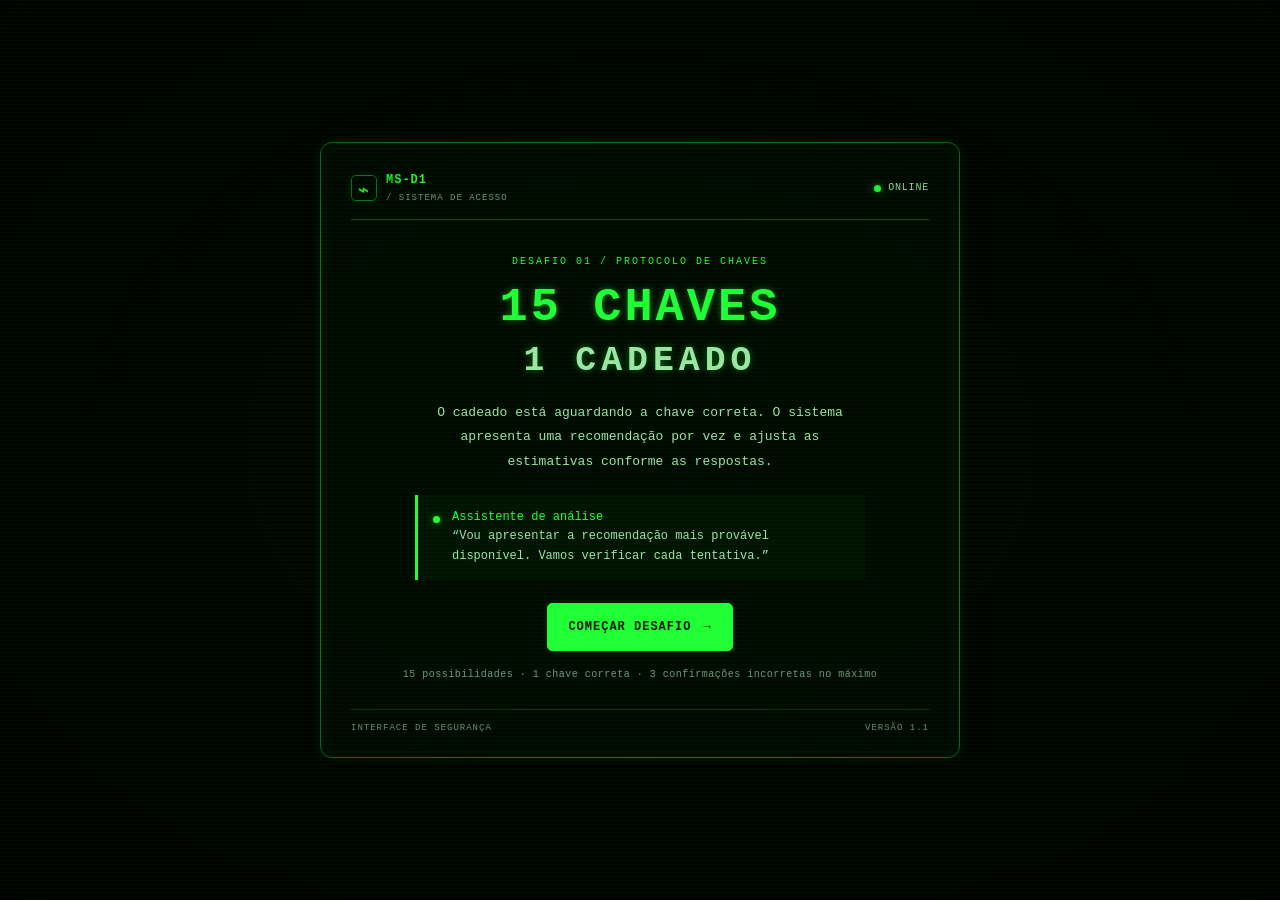
<file: PWA_Escape_Room/desafio-chaves.html>
﻿<!doctype html>
<html lang="pt-BR">
<head>
  <meta charset="utf-8">
  <meta name="viewport" content="width=device-width, initial-scale=1, viewport-fit=cover">
  <meta name="theme-color" content="#010601">
  <link rel="manifest" href="./manifest.webmanifest">
  <link rel="apple-touch-icon" href="./icons/icon-192.png">
  <meta name="apple-mobile-web-app-capable" content="yes">
  <meta name="apple-mobile-web-app-status-bar-style" content="black-translucent">
  <meta name="description" content="Desafio 1 do escape room: uma recomendação por vez para encontrar a chave correta.">
  <title>15 Chaves, 1 Cadeado — Desafio MS-D1</title>
  <link rel="icon" href="data:image/svg+xml,%3Csvg%20xmlns=%22http://www.w3.org/2000/svg%22%20viewBox=%220%200%2064%2064%22%20fill=%22none%22%3E%0A%20%20%3Ctitle%3E%C3%8Dcone%20de%20chave%3C/title%3E%0A%20%20%3Cpath%20d=%22M39.5%2011.5a17.5%2017.5%200%201%200%200%2035%2017.5%2017.5%200%200%200%200-35Z%22%20stroke=%22%2379E5D4%22%20stroke-width=%226%22/%3E%0A%20%20%3Cpath%20d=%22M27%2041%208%2060m8-8-5-5m13-3-5-5%22%20stroke=%22%2379E5D4%22%20stroke-width=%226%22%20stroke-linecap=%22round%22%20stroke-linejoin=%22round%22/%3E%0A%20%20%3Ccircle%20cx=%2239.5%22%20cy=%2229%22%20r=%225.5%22%20stroke=%22%2379E5D4%22%20stroke-width=%224%22/%3E%0A%3C/svg%3E" type="image/svg+xml">
  <style>
:root {
  color-scheme: dark;
  --bg-main: #010601;
  --bg-panel: rgba(0, 12, 0, 0.94);
  --green-primary: #20ff35;
  --green-secondary: #9be5a5;
  --green-border: #087d19;
  --green-muted: #12451a;
  --yellow-progress: #d2d52a;
  --text-muted: #719878;
  --danger: #ffc95c;
  --font-terminal: "Share Tech Mono", "Courier New", monospace;
}

* { box-sizing: border-box; }
html { min-height: 100%; background: var(--bg-main); }
body {
  min-height: 100vh;
  margin: 0;
  padding: 24px;
  display: flex;
  justify-content: center;
  align-items: center;
  color: var(--green-secondary);
  background: var(--bg-main);
  font-family: var(--font-terminal);
  font-size: 14px;
  line-height: 1.65;
  overflow-x: hidden;
  position: relative;
}
body::before {
  content: "";
  position: fixed;
  inset: 0;
  z-index: 10;
  pointer-events: none;
  background: repeating-linear-gradient(to bottom, rgba(40, 255, 55, .035) 0, rgba(40, 255, 55, .035) 1px, transparent 1px, transparent 4px);
  opacity: .8;
}
body::after {
  content: "";
  position: fixed;
  inset: 0;
  z-index: 9;
  pointer-events: none;
  background: radial-gradient(ellipse at center, transparent 43%, rgba(0, 0, 0, .52) 100%);
}
button { font: inherit; }
[hidden] { display: none !important; }
.stage { width: min(100%, 630px); position: relative; z-index: 1; margin: auto; }
.terminal-panel {
  width: 100%;
  position: relative;
  padding: 20px 28px 16px;
  background: var(--bg-panel);
  border: 1px solid var(--green-border);
  border-radius: 12px;
  box-shadow: 0 0 10px rgba(32, 255, 53, .12), inset 0 0 30px rgba(32, 255, 53, .025);
  overflow: hidden;
}
.terminal-panel::before { content: ""; pointer-events: none; position: absolute; inset: 5px; border: 1px solid rgba(32, 255, 53, .055); border-radius: 7px; }
.panel-topline, .panel-bottomline { display: flex; justify-content: space-between; align-items: center; gap: 12px; }
.panel-topline { min-height: 28px; padding-bottom: 13px; border-bottom: 1px solid rgba(8, 125, 25, .6); }
.brand { display: flex; align-items: center; gap: 9px; color: var(--green-primary); font-size: 12px; letter-spacing: 1px; font-weight: 700; }
.brand small { display: block; color: var(--text-muted); font-size: 9px; letter-spacing: 1px; font-weight: 400; }
.brand-mark { display: grid; place-items: center; width: 26px; height: 26px; border: 1px solid var(--green-border); border-radius: 5px; font-size: 19px; box-shadow: 0 0 8px rgba(32,255,53,.1); }
.system-state { display: inline-flex; align-items: center; gap: 7px; color: var(--green-secondary); font-size: 10px; letter-spacing: .8px; white-space: nowrap; }
.status-dot, .assistant-dot { width: 7px; height: 7px; display: inline-block; flex: 0 0 auto; border-radius: 50%; background: var(--green-primary); box-shadow: 0 0 7px rgba(32,255,53,.55); }
.welcome-content, .recommendation-content, .result-content { position: relative; z-index: 1; text-align: center; }
.welcome-content { padding: 34px 10px 25px; }
.eyebrow { margin: 0 0 12px; color: var(--green-primary); font-size: 10px; letter-spacing: 2px; text-transform: uppercase; }
h1, h2, h3, p { overflow-wrap: anywhere; }
.welcome-content h1 { margin: 0; color: var(--green-primary); font-size: clamp(32px, 7vw, 47px); letter-spacing: 3px; line-height: 1.12; text-shadow: 0 0 7px rgba(32,255,53,.4); }
.title-break { display: block; color: var(--green-secondary); font-size: .74em; margin-top: 7px; letter-spacing: 5px; }
.intro-copy { max-width: 430px; margin: 20px auto 18px; color: var(--green-secondary); font-size: 13px; line-height: 1.9; }
.assistant-line { display: flex; align-items: flex-start; gap: 12px; margin: 20px auto 23px; padding: 13px 15px; max-width: 450px; text-align: left; border-left: 3px solid var(--green-primary); background: rgba(32,255,53,.035); }
.assistant-dot { margin-top: 8px; }
.assistant-line p { margin: 0; font-size: 12px; }
.assistant-line strong { color: var(--green-primary); font-weight: 400; }
.button { min-height: 46px; padding: 11px 17px; display: inline-flex; align-items: center; justify-content: center; gap: 12px; border-radius: 5px; cursor: pointer; text-align: center; letter-spacing: 1px; font-size: 12px; transition: background 160ms ease, box-shadow 160ms ease, border-color 160ms ease, color 160ms ease, transform 160ms ease; }
.button:focus-visible { outline: 2px dashed var(--green-primary); outline-offset: 4px; }
.button-primary { color: #001901; background: var(--green-primary); border: 1px solid var(--green-primary); box-shadow: 0 0 10px rgba(32,255,53,.12); font-weight: 700; }
.button-primary:hover:not(:disabled) { background: #83ff8c; box-shadow: 0 0 16px rgba(32,255,53,.25); transform: translateY(-1px); }
.button-secondary { color: var(--green-secondary); background: rgba(0,12,0,.55); border: 1px solid var(--green-border); }
.button-secondary:hover:not(:disabled) { color: var(--green-primary); border-color: var(--green-primary); background: rgba(32,255,53,.07); }
.button:disabled { opacity: .55; cursor: not-allowed; }
.fine-print { margin: 16px 0 0; color: var(--text-muted); font-size: 10px; letter-spacing: .5px; }
.panel-bottomline { position: relative; z-index: 1; padding-top: 12px; border-top: 1px solid rgba(8,125,25,.42); color: var(--text-muted); font-size: 9px; letter-spacing: 1px; }
.recommendation-content { padding: 25px 6px 20px; }
.recommendation-content > .eyebrow { margin-bottom: 6px; }
.recommendation-content h1 { margin: 0; color: var(--green-primary); font-size: clamp(21px, 5vw, 28px); font-weight: 700; letter-spacing: 1px; line-height: 1.4; text-shadow: 0 0 8px rgba(32,255,53,.22); }
.single-key-display { margin: 18px auto 17px; width: 100%; display: flex; flex-direction: column; align-items: center; justify-content: center; }
.key-visual-wrap { display: grid; place-items: center; width: 104px; height: 104px; border: 1px solid var(--green-border); border-radius: 50%; background: rgba(8,125,25,.075); box-shadow: inset 0 0 20px rgba(32,255,53,.04), 0 0 14px rgba(32,255,53,.055); }
.key-icon { display: block; width: 57px; height: 57px; object-fit: contain; filter: brightness(0) saturate(100%) invert(75%) sepia(87%) saturate(1144%) hue-rotate(64deg) brightness(103%) contrast(105%); }
.key-label { margin-top: 12px; color: var(--green-primary); font-size: clamp(21px, 5vw, 28px); font-weight: 700; letter-spacing: 3px; text-shadow: 0 0 7px rgba(32,255,53,.25); }
.key-caption { margin: 2px 0 0; color: var(--text-muted); font-size: 9px; letter-spacing: 2px; }
.probability-section { max-width: 390px; margin: 0 auto 15px; text-align: left; }
.probability-heading { display: flex; justify-content: space-between; align-items: baseline; gap: 12px; margin-bottom: 7px; color: var(--green-secondary); font-size: 10px; letter-spacing: 1px; }
.probability-heading strong { color: var(--green-primary); font-size: 18px; font-variant-numeric: tabular-nums; letter-spacing: .5px; }
.probability-track { position: relative; width: 100%; height: 8px; display: block; overflow: visible; border-radius: 2px; background: #073b0d; transition: transform 180ms ease, box-shadow 180ms ease, background 180ms ease; }
.probability-fill { display: block; width: 0%; height: 100%; min-width: 2px; border-radius: inherit; background: var(--green-primary); box-shadow: 0 0 6px rgba(32,255,53,.22); transition: width 320ms ease, background 180ms ease; }
.probability-track.is-high-probability { background: rgba(210,213,42,.2); box-shadow: 0 0 10px rgba(210,213,42,.15); }
.probability-track.is-high-probability .probability-fill { background: var(--yellow-progress); box-shadow: 0 0 8px rgba(210,213,42,.34); }
.recommendation-copy { margin: 17px 0 20px; color: var(--green-secondary); font-size: 13px; }
.question { margin: 0 0 14px; color: var(--green-primary); font-size: 15px; font-weight: 400; letter-spacing: .4px; }
.answer-buttons { display: grid; grid-template-columns: 1fr 1.3fr; gap: 10px; max-width: 430px; margin: 0 auto; }
.answer-button { width: 100%; min-height: 47px; font-size: 11px; padding: 10px 12px; }
.answer-mark { font-size: 15px; }
.feedback { min-height: 43px; max-width: 440px; margin: 16px auto 0; padding: 10px 12px; color: var(--green-secondary); font-size: 11px; line-height: 1.6; background: rgba(0,12,0,.4); border: 1px solid rgba(8,125,25,.55); border-left: 3px solid var(--green-border); text-align: left; }
.feedback.is-error { color: #f3df9c; border-left-color: var(--yellow-progress); }
.feedback.is-success { color: var(--green-primary); border-left-color: var(--green-primary); }
.attempt-line { display: flex; justify-content: center; align-items: center; flex-wrap: wrap; gap: 8px; margin-top: 13px; color: var(--text-muted); font-size: 10px; letter-spacing: .6px; }
.attempt-line strong { color: var(--green-secondary); font-weight: 400; }
.attempt-divider { color: var(--green-border); }
.result-content { padding: 33px 7px 28px; }
.result-symbol { width: 68px; height: 68px; display: grid; place-items: center; margin: 5px auto 17px; border: 1px solid var(--green-primary); border-radius: 50%; color: var(--green-primary); font-size: 34px; text-shadow: 0 0 10px rgba(32,255,53,.4); box-shadow: 0 0 14px rgba(32,255,53,.08); }
.result-content h2 { margin: 0; color: var(--green-primary); font-size: clamp(23px, 5vw, 30px); }
.result-description { max-width: 420px; margin: 12px auto 20px; color: var(--green-secondary); font-size: 13px; }
.clue-box { max-width: 430px; margin: 18px auto 22px; padding: 16px; border: 1px solid var(--green-border); background: rgba(32,255,53,.035); text-align: left; }
.clue-box .eyebrow { margin-bottom: 5px; }
.clue-box h3 { margin: 0 0 5px; color: var(--green-primary); font-size: 15px; }
.clue-box p:last-child { margin: 0; font-size: 12px; }
#restart-button { margin-top: 4px; }
@media (max-width: 560px) {
  body { padding: 12px; align-items: center; }
  .terminal-panel { padding: 15px 15px 13px; border-radius: 9px; }
  .panel-topline { align-items: flex-start; }
  .brand { font-size: 10px; }
  .brand small { font-size: 8px; }
  .system-state { font-size: 8px; letter-spacing: .3px; }
  .welcome-content { padding: 27px 3px 21px; }
  .welcome-content h1 { letter-spacing: 2px; }
  .title-break { letter-spacing: 3px; }
  .recommendation-content { padding: 21px 1px 17px; }
  .key-visual-wrap { width: 88px; height: 88px; }
  .key-icon { width: 48px; height: 48px; }
  .answer-buttons { grid-template-columns: 1fr; gap: 8px; }
  .answer-button { min-height: 43px; }
  .panel-bottomline { font-size: 8px; }
}
@media (prefers-reduced-motion: reduce) {
  *, *::before, *::after { scroll-behavior: auto !important; animation-duration: .01ms !important; animation-iteration-count: 1 !important; transition-duration: .01ms !important; }
}

/* =====================================================
   10. RESPONSIVIDADE E INTERAÇÃO POR TOQUE
   Regras adicionais para celulares, tablets e orientação
   horizontal. Mantém o tema CRT e evita conteúdo cortado.
   ===================================================== */

html {
  width: 100%;
  overflow-x: clip;
  -webkit-text-size-adjust: 100%;
  text-size-adjust: 100%;
  scroll-padding-block: 1rem;
}

body {
  width: 100%;
  min-height: 100vh;
  min-height: 100dvh;
  padding: clamp(12px, 2.8vw, 28px);
  overflow-x: clip;
  -webkit-tap-highlight-color: transparent;
}

.stage {
  width: min(100%, 640px);
  min-width: 0;
}

.terminal-panel {
  min-width: 0;
  padding: clamp(16px, 3.2vw, 28px) clamp(14px, 4vw, 30px) clamp(14px, 2.6vw, 22px);
  overflow-wrap: anywhere;
}

.panel-topline,
.panel-bottomline,
.brand,
.system-state,
.probability-heading,
.attempt-line {
  min-width: 0;
}

.brand,
.system-state,
.eyebrow,
.probability-heading > span,
.attempt-line > span {
  overflow-wrap: anywhere;
}

button,
.button {
  max-width: 100%;
  touch-action: manipulation;
  -webkit-tap-highlight-color: transparent;
}

.button {
  min-height: 48px;
  padding: 12px clamp(12px, 2.4vw, 20px);
  white-space: normal;
  line-height: 1.35;
}

.answer-buttons {
  width: 100%;
  grid-template-columns: repeat(2, minmax(0, 1fr));
  gap: clamp(8px, 1.8vw, 12px);
}

.answer-button {
  min-width: 0;
  min-height: 52px;
  padding: 12px clamp(9px, 1.8vw, 15px);
  font-size: clamp(11px, 1.55vw, 13px);
  line-height: 1.35;
  overflow-wrap: anywhere;
  letter-spacing: clamp(0px, .12vw, .8px);
}

.single-key-display,
.probability-section,
.recommendation-content,
.result-content,
.welcome-content {
  min-width: 0;
}

.key-visual-wrap {
  width: clamp(84px, 15vw, 108px);
  height: clamp(84px, 15vw, 108px);
}

.key-icon {
  width: clamp(46px, 8vw, 60px);
  height: clamp(46px, 8vw, 60px);
}

.probability-section {
  width: 100%;
  max-width: 430px;
}

.probability-heading {
  flex-wrap: wrap;
  row-gap: 4px;
  font-size: clamp(10px, 1.3vw, 12px);
  line-height: 1.5;
}

.probability-heading strong {
  flex: 0 0 auto;
}

.feedback {
  width: 100%;
  font-size: clamp(12px, 1.45vw, 13px);
  overflow-wrap: anywhere;
}

.panel-bottomline {
  flex-wrap: wrap;
  row-gap: 6px;
  line-height: 1.5;
}

/* Tablets: aproveita a área maior sem deixar o painel exagerado. */
@media (min-width: 561px) and (max-width: 1024px) {
  body {
    padding: clamp(20px, 4vw, 36px);
  }

  .stage {
    width: min(100%, 680px);
  }

  .terminal-panel {
    border-radius: 14px;
  }

  .welcome-content {
    padding: clamp(28px, 5vw, 42px) 12px clamp(24px, 4vw, 34px);
  }

  .recommendation-content {
    padding: clamp(25px, 4vw, 34px) 8px clamp(22px, 3vw, 28px);
  }

  .answer-button {
    min-height: 54px;
    font-size: 12px;
  }
}

/* Celulares e tablets estreitos em retrato. */
@media (max-width: 560px) {
  body {
    align-items: flex-start;
    padding-top: max(10px, env(safe-area-inset-top));
    padding-right: max(10px, env(safe-area-inset-right));
    padding-bottom: max(12px, env(safe-area-inset-bottom));
    padding-left: max(10px, env(safe-area-inset-left));
  }

  .stage {
    width: 100%;
    margin: 0 auto;
  }

  .terminal-panel {
    padding: 14px 13px 12px;
    border-radius: 9px;
  }

  .panel-topline {
    flex-wrap: wrap;
    align-items: center;
    gap: 8px;
    padding-bottom: 10px;
  }

  .brand {
    flex: 1 1 145px;
    gap: 7px;
    font-size: 11px;
  }

  .brand small {
    font-size: 8px;
    letter-spacing: .7px;
  }

  .brand-mark {
    width: 25px;
    height: 25px;
    flex: 0 0 25px;
  }

  .system-state {
    flex: 0 1 auto;
    font-size: 9px;
    letter-spacing: .25px;
    white-space: normal;
    text-align: right;
  }

  .welcome-content {
    padding: 26px 2px 22px;
  }

  .eyebrow {
    font-size: 10px;
    letter-spacing: clamp(.8px, .7vw, 1.8px);
    line-height: 1.5;
  }

  .welcome-content h1 {
    font-size: clamp(28px, 9vw, 40px);
    letter-spacing: clamp(1px, .6vw, 2px);
  }

  .title-break {
    margin-top: 6px;
    letter-spacing: clamp(2px, 1vw, 4px);
  }

  .intro-copy {
    margin: 18px auto;
    font-size: 14px;
    line-height: 1.75;
  }

  .assistant-line {
    gap: 10px;
    margin: 18px auto 21px;
    padding: 12px;
  }

  .assistant-line p {
    font-size: 13px;
    line-height: 1.65;
  }

  .button {
    min-height: 50px;
    font-size: 12px;
  }

  #start-button,
  #restart-button {
    width: 100%;
  }

  .fine-print {
    font-size: 10px;
    line-height: 1.7;
  }

  .recommendation-content {
    padding: 22px 1px 18px;
  }

  .recommendation-content h1 {
    font-size: clamp(20px, 5.8vw, 26px);
    line-height: 1.35;
    letter-spacing: .4px;
  }

  .single-key-display {
    margin: 19px auto 18px;
  }

  .key-visual-wrap {
    width: clamp(82px, 25vw, 98px);
    height: clamp(82px, 25vw, 98px);
  }

  .key-icon {
    width: clamp(45px, 14vw, 54px);
    height: clamp(45px, 14vw, 54px);
  }

  .key-label {
    margin-top: 10px;
    font-size: clamp(23px, 7vw, 28px);
    letter-spacing: 2px;
  }

  .key-caption {
    font-size: 9px;
    letter-spacing: 1.5px;
  }

  .probability-section {
    margin-bottom: 17px;
  }

  .probability-heading {
    gap: 6px;
    font-size: 10px;
    letter-spacing: .4px;
  }

  .probability-heading strong {
    font-size: 19px;
  }

  .probability-track {
    height: 10px;
  }

  .recommendation-copy {
    margin: 16px 0 19px;
    font-size: 14px;
    line-height: 1.7;
  }

  .question {
    margin-bottom: 13px;
    font-size: 16px;
    line-height: 1.45;
  }

  .answer-buttons {
    grid-template-columns: minmax(0, 1fr);
    gap: 9px;
  }

  .answer-button {
    min-height: 52px;
    width: 100%;
    padding: 12px 14px;
    font-size: 12px;
    letter-spacing: .35px;
  }

  .feedback {
    min-height: 44px;
    margin-top: 14px;
    padding: 11px 12px;
    font-size: 12px;
    line-height: 1.65;
  }

  .attempt-line {
    gap: 7px;
    margin-top: 12px;
    font-size: 10px;
    letter-spacing: .25px;
  }

  .result-content {
    padding: 27px 2px 22px;
  }

  .result-symbol {
    width: 60px;
    height: 60px;
    font-size: 30px;
  }

  .result-content h2 {
    font-size: clamp(22px, 7vw, 28px);
    line-height: 1.3;
  }

  .result-description {
    font-size: 14px;
    line-height: 1.7;
  }

  .clue-box {
    padding: 13px;
  }

  .clue-box p:last-child {
    font-size: 13px;
    line-height: 1.7;
  }

  .panel-bottomline {
    font-size: 8px;
    letter-spacing: .6px;
  }
}

/* Telefones muito estreitos, por exemplo 320 px. */
@media (max-width: 360px) {
  body {
    padding-right: max(8px, env(safe-area-inset-right));
    padding-left: max(8px, env(safe-area-inset-left));
  }

  .terminal-panel {
    padding-right: 11px;
    padding-left: 11px;
  }

  .panel-topline {
    align-items: flex-start;
  }

  .brand {
    flex-basis: 100%;
  }

  .system-state {
    flex-basis: 100%;
    text-align: left;
  }

  .probability-heading > span {
    max-width: 72%;
  }

  .attempt-line {
    column-gap: 5px;
  }
}

/* Paisagem em celular/tablet: o conteúdo pode rolar, sem ser cortado verticalmente. */
@media (max-height: 560px) and (orientation: landscape) {
  body {
    align-items: flex-start;
    padding-top: max(8px, env(safe-area-inset-top));
    padding-bottom: max(8px, env(safe-area-inset-bottom));
  }

  .stage {
    margin-top: 0;
    margin-bottom: 0;
  }

  .terminal-panel {
    padding-top: 12px;
    padding-bottom: 10px;
  }

  .welcome-content {
    padding-top: 18px;
    padding-bottom: 16px;
  }

  .intro-copy {
    margin-top: 12px;
    margin-bottom: 12px;
  }

  .assistant-line {
    margin-top: 12px;
    margin-bottom: 14px;
  }

  .recommendation-content {
    padding-top: 13px;
    padding-bottom: 12px;
  }

  .single-key-display {
    margin-top: 12px;
    margin-bottom: 12px;
  }

  .key-visual-wrap {
    width: 72px;
    height: 72px;
  }

  .key-icon {
    width: 40px;
    height: 40px;
  }

  .key-label {
    margin-top: 7px;
  }

  .recommendation-copy {
    margin-top: 11px;
    margin-bottom: 12px;
  }

  .feedback {
    margin-top: 10px;
  }
}

/* Hover só em dispositivos que realmente têm cursor. */
@media (hover: none), (pointer: coarse) {
  .button-primary:hover:not(:disabled) {
    background: var(--green-primary);
    box-shadow: 0 0 10px rgba(32, 255, 53, .12);
    transform: none;
  }

  .button-secondary:hover:not(:disabled) {
    color: var(--green-secondary);
    border-color: var(--green-border);
    background: rgba(0, 12, 0, .55);
  }

  .button:active:not(:disabled) {
    transform: scale(.99);
  }
}

@media (prefers-reduced-motion: reduce) {
  body::before,
  body::after {
    transition: none !important;
  }
}


/* Botão para pular sem alterar a estimativa. */
.button-skip { color: var(--green-secondary); background: rgba(0, 12, 0, .22); border: 1px dashed var(--green-border); }
.button-skip:hover:not(:disabled) { color: var(--green-primary); border-color: var(--green-primary); background: rgba(32,255,53,.05); }
.answer-buttons { grid-template-columns: repeat(2, minmax(0, 1fr)); }
.button-skip { grid-column: 1 / -1; }
.attempt-info { margin: 12px 0 0; color: var(--yellow-progress); font-size: 11px; letter-spacing: .6px; }
@media (max-width: 560px) { .answer-buttons { grid-template-columns: minmax(0, 1fr); } .button-skip { grid-column: auto; } }
@media (hover: none), (pointer: coarse) { .button-skip:hover:not(:disabled) { color: var(--green-secondary); border-color: var(--green-border); background: rgba(0,12,0,.22); } }

  </style>
</head>
<body>
  <main class="stage">
    <section class="terminal-panel welcome-panel" id="intro-screen" aria-labelledby="intro-title">
      <header class="panel-topline">
        <div class="brand"><span class="brand-mark" aria-hidden="true">⌁</span><span>MS-D1 <small>/ SISTEMA DE ACESSO</small></span></div>
        <span class="system-state"><span class="status-dot" aria-hidden="true"></span> ONLINE</span>
      </header>

      <div class="welcome-content">
        <p class="eyebrow">DESAFIO 01 <span aria-hidden="true">/</span> PROTOCOLO DE CHAVES</p>
        <h1 id="intro-title">15 CHAVES<span class="title-break">1 CADEADO</span></h1>
        <p class="intro-copy" id="intro-copy">O cadeado está aguardando a chave correta. O sistema apresenta uma recomendação por vez e ajusta as estimativas conforme as respostas.</p>
        <div class="assistant-line"><span class="assistant-dot" aria-hidden="true"></span><p><strong>Assistente de análise</strong><br>“Vou apresentar a recomendação mais provável disponível. Vamos verificar cada tentativa.”</p></div>
        <button class="button button-primary" id="start-button" type="button">COMEÇAR DESAFIO <span aria-hidden="true">→</span></button>
        <p class="fine-print" id="intro-fine-print">15 possibilidades <span aria-hidden="true">·</span> 1 chave correta <span aria-hidden="true">·</span> 3 confirmações incorretas no máximo</p>
      </div>
      <div class="panel-bottomline"><span>INTERFACE DE SEGURANÇA</span><span>VERSÃO 1.1</span></div>
    </section>

    <section class="terminal-panel game-panel" id="game-screen" aria-labelledby="game-title" hidden>
      <header class="panel-topline">
        <div class="brand"><span class="brand-mark" aria-hidden="true">⌁</span><span>MS-D1 <small>/ SISTEMA DE ACESSO</small></span></div>
        <span class="system-state" id="connection-state"><span class="status-dot" aria-hidden="true"></span> ANÁLISE ATIVA</span>
      </header>

      <div class="recommendation-content" id="recommendation-content">
        <p class="eyebrow">RECOMENDAÇÃO DO SISTEMA</p>
        <h1 id="game-title">A IA recomenda esta chave.</h1>

        <div class="single-key-display" id="single-key-display" aria-label="Chave recomendada">
          <div class="key-visual-wrap" id="key-visual-wrap" aria-hidden="true">
            <img class="key-icon" src="data:image/svg+xml,%3Csvg%20xmlns=%22http://www.w3.org/2000/svg%22%20viewBox=%220%200%2064%2064%22%20fill=%22none%22%3E%0A%20%20%3Ctitle%3E%C3%8Dcone%20de%20chave%3C/title%3E%0A%20%20%3Cpath%20d=%22M39.5%2011.5a17.5%2017.5%200%201%200%200%2035%2017.5%2017.5%200%200%200%200-35Z%22%20stroke=%22%2379E5D4%22%20stroke-width=%226%22/%3E%0A%20%20%3Cpath%20d=%22M27%2041%208%2060m8-8-5-5m13-3-5-5%22%20stroke=%22%2379E5D4%22%20stroke-width=%226%22%20stroke-linecap=%22round%22%20stroke-linejoin=%22round%22/%3E%0A%20%20%3Ccircle%20cx=%2239.5%22%20cy=%2229%22%20r=%225.5%22%20stroke=%22%2379E5D4%22%20stroke-width=%224%22/%3E%0A%3C/svg%3E" alt="">
          </div>
          <div class="key-label">CHAVE <span id="key-number">01</span></div>
          <p class="key-caption">RECOMENDAÇÃO ATUAL</p>
        </div>

        <div class="probability-section">
          <div class="probability-heading"><span>PROBABILIDADE ESTIMADA</span><strong id="probability-value">12,0%</strong></div>
          <div class="probability-track" id="probability-track" role="progressbar" aria-label="Probabilidade estimada da chave recomendada" aria-valuemin="0" aria-valuemax="100" aria-valuenow="12" aria-valuetext="12,0%">
            <span class="probability-fill" id="probability-fill"></span>
          </div>
        </div>

        <p class="recommendation-copy" id="recommendation-copy">A IA recomenda esta chave.</p>
        <h2 class="question">Essa chave foi a correta?</h2>

        <div class="answer-buttons" id="answer-buttons">
          <button class="button button-primary answer-button" id="yes-button" type="button"><span class="answer-mark" aria-hidden="true">✓</span> SIM, ABRIU</button>
          <button class="button button-secondary answer-button" id="no-button" type="button"><span class="answer-mark" aria-hidden="true">×</span> NÃO, TENTE OUTRA</button>
          <button class="button button-skip answer-button" id="skip-button" type="button">PULAR RECOMENDAÇÃO ↷</button>
        </div>

        <p class="feedback" id="status-message" role="status" aria-live="polite" aria-atomic="true">Confira a chave recomendada e informe o resultado.</p>
        <p class="attempt-info" id="attempts-info" aria-live="polite" hidden></p>
      </div>

      <section class="result-content" id="result-panel" aria-labelledby="result-title" hidden>
        <p class="eyebrow" id="result-eyebrow">RESULTADO DO DESAFIO</p>
        <div class="result-symbol" id="result-symbol" aria-hidden="true">✓</div>
        <h2 id="result-title">Cadeado aberto</h2>
        <p class="result-description" id="result-description"></p>
        <button class="button button-primary" id="restart-button" type="button" hidden>REINICIAR DESAFIO <span aria-hidden="true">↻</span></button>
      </section>
      <div class="panel-bottomline"><span>PROTOCOLO DE ACESSO</span><span>DESAFIO 01 / 05</span></div>
    </section>
  </main>
  <script>
/* MS-D1 — Desafio 1: 15 Chaves, 1 Cadeado
 * Modo: 3 confirmações — bloqueio após três erros
 * HTML/CSS/JS puro em arquivo único, preparado para celular e tablet.
 * Rate limit global: só um botão por vez (ver ACTION_LOCK_MS).
 */

const MODE = "three-yes"; // "no-attempts" ou "three-yes"
const KEY_COUNT = 15;
const CORRECT_KEY_ID = 11;
const MAX_WRONG_YES = 3;
const SKIP_COOLDOWN_MS = 3000; // Tempo mínimo entre usos do botão Pular.
const KEY_11_WEIGHT = 0.5;   // Peso da Chave 11 no sorteio (as outras valem 1): menor = mais rara.
const PROB_BASE_MIN = 45;   // Probabilidade exibida inicial: mínimo (%).
const PROB_BASE_MAX = 70;   // Probabilidade exibida inicial: máximo (%).
const PROB_STEP = 3;        // Quanto sobe (%) a cada "Não" / confirmação incorreta.
const PROB_CAP = 95;        // Teto da probabilidade exibida (%).
const ACTION_LOCK_MS = 1000; // Rate limit global: depois de qualquer botão, todos ficam travados por este tempo.
const SKIP_BUTTON_LABEL = "PULAR RECOMENDAÇÃO ↷";
const ASSISTANT_FINAL_MESSAGE = "Boa sorte, agora você está por conta própria!";

const elements = {
  introScreen: document.querySelector("#intro-screen"),
  gameScreen: document.querySelector("#game-screen"),
  introCopy: document.querySelector("#intro-copy"),
  introFinePrint: document.querySelector("#intro-fine-print"),
  startButton: document.querySelector("#start-button"),
  keyVisualDisplay: document.querySelector("#single-key-display"),
  keyNumber: document.querySelector("#key-number"),
  probabilityValue: document.querySelector("#probability-value"),
  probabilityTrack: document.querySelector("#probability-track"),
  probabilityFill: document.querySelector("#probability-fill"),
  recommendationCopy: document.querySelector("#recommendation-copy"),
  yesButton: document.querySelector("#yes-button"),
  noButton: document.querySelector("#no-button"),
  skipButton: document.querySelector("#skip-button"),
  statusMessage: document.querySelector("#status-message"),
  attemptsInfo: document.querySelector("#attempts-info"),
  connectionState: document.querySelector("#connection-state"),
  recommendationContent: document.querySelector("#recommendation-content"),
  resultPanel: document.querySelector("#result-panel"),
  resultSymbol: document.querySelector("#result-symbol"),
  resultEyebrow: document.querySelector("#result-eyebrow"),
  resultTitle: document.querySelector("#result-title"),
  resultDescription: document.querySelector("#result-description"),
  restartButton: document.querySelector("#restart-button"),
};

function createInitialState() {
  return {
    phase: "intro", // intro | playing | won | lost
    probabilities: [],
    currentKeyId: null,
    rejectedKeys: [],
    skippedKeys: [],
    recentKeys: [],
    wrongYes: 0,
    message: "Confira a recomendação e informe o resultado.",
    updatedAt: Date.now(),
  };
}

// Probabilidades inteiras entre 5% e 15%, somando exatamente 100%.
function generateInitialProbabilities() {
  const probabilities = Array(KEY_COUNT).fill(5);
  let pointsRemaining = 25;
  while (pointsRemaining > 0) {
    const available = probabilities.map((value, index) => value < 15 ? index : -1).filter(index => index >= 0);
    const index = available[Math.floor(Math.random() * available.length)];
    probabilities[index] += 1;
    pointsRemaining -= 1;
  }
  return probabilities;
}

// Aumenta a estimativa da chave rejeitada e redistribui o restante proporcionalmente.
function updateProbabilities(probabilities, chosenId) {
  if (!Array.isArray(probabilities) || probabilities.length !== KEY_COUNT) throw new TypeError("Distribuição inválida.");
  if (!Number.isInteger(chosenId) || chosenId < 1 || chosenId > KEY_COUNT) throw new RangeError("Chave inválida.");
  const chosenIndex = chosenId - 1;
  const previous = probabilities[chosenIndex];
  const next = Math.min(90, previous + 8);
  const remainderBefore = 100 - previous;
  if (remainderBefore <= 0) return [...probabilities];
  const factor = (100 - next) / remainderBefore;
  const updated = probabilities.map((value, index) => index === chosenIndex ? next : value * factor);
  const drift = 100 - updated.reduce((sum, value) => sum + value, 0);
  let correctionIndex = updated.findIndex((_, index) => index !== chosenIndex);
  for (let i = 0; i < updated.length; i += 1) {
    if (i !== chosenIndex && updated[i] > updated[correctionIndex]) correctionIndex = i;
  }
  updated[correctionIndex] += drift;
  return updated;
}

function getDisplayTenths(probabilities) {
  const raw = probabilities.map(value => value * 10);
  const result = raw.map(Math.floor);
  const remainders = raw.map((value, index) => ({ index, remainder: value - Math.floor(value) }));
  let points = 1000 - result.reduce((sum, value) => sum + value, 0);
  remainders.sort((a, b) => b.remainder - a.remainder || a.index - b.index);
  for (let i = 0; i < points; i += 1) result[remainders[i % remainders.length].index] += 1;
  return result;
}
function formatTenths(value) { return `${Math.floor(value / 10)},${value % 10}%`; }

function chooseNextKey(currentId = gameState.currentKeyId) {
  // As chaves se repetem em ciclo e nenhuma é eliminada para sempre.
  // A Chave 11 tem peso menor, então aparece bem mais raramente que as outras.
  const recent = gameState.recentKeys || [];
  const all = Array.from({ length: KEY_COUNT }, (_, i) => i + 1).filter(id => id !== currentId);
  let candidates = all.filter(id => !recent.includes(id));
  if (!candidates.length) candidates = all;
  const weightOf = id => id === CORRECT_KEY_ID ? KEY_11_WEIGHT : 1;
  const total = candidates.reduce((sum, id) => sum + weightOf(id), 0);
  let roll = Math.random() * total;
  for (const id of candidates) {
    roll -= weightOf(id);
    if (roll < 0) return id;
  }
  return candidates[candidates.length - 1];
}

// Probabilidade exibida (em décimos de %): começa alta e sobe a cada rejeição.
function pickDisplayTenths() {
  const base = PROB_BASE_MIN + Math.random() * (PROB_BASE_MAX - PROB_BASE_MIN);
  const boosted = base + PROB_STEP * gameState.rejectedKeys.length;
  return Math.round(Math.min(PROB_CAP, boosted) * 10);
}

function loadState() {
  // Cada carregamento da página inicia uma sessão nova para a próxima pessoa.
  // O progresso e as confirmações ficam apenas na memória, nunca no armazenamento do navegador.
  return createInitialState();
}
let gameState = loadState();
let skipCooldownUntil = 0;
let skipCooldownTimer = null;
let actionLockUntil = 0;
let actionLockTimer = null;

function isActionLocked() { return Date.now() < actionLockUntil; }

// Só um botão por vez: ao apertar qualquer botão, todos ficam travados por ACTION_LOCK_MS.
function startActionLock() {
  actionLockUntil = Date.now() + ACTION_LOCK_MS;
  updateSkipButtonState();
  if (actionLockTimer !== null) clearInterval(actionLockTimer);
  actionLockTimer = window.setInterval(updateSkipButtonState, 100);
}

// Envolve o handler de um botão com o rate limit global (ignora cliques/toques simultâneos ou rápidos).
function rateLimited(handler) {
  return function (event) {
    if (isActionLocked()) { event?.preventDefault?.(); return; }
    startActionLock();
    handler();
  };
}

function updateSkipButtonState() {
  const active = gameState.phase === "playing";
  const locked = isActionLocked();
  const remainingMs = Math.max(0, skipCooldownUntil - Date.now());
  const remainingSeconds = Math.ceil(remainingMs / 1000);

  // Enquanto qualquer botão estiver em rate limit, todos os botões de resposta ficam travados.
  elements.yesButton.disabled = !active || locked;
  elements.noButton.disabled = !active || locked;
  elements.skipButton.disabled = !active || locked || remainingMs > 0;
  elements.skipButton.textContent = remainingSeconds > 0
    ? `AGUARDE ${remainingSeconds}s PARA PULAR`
    : SKIP_BUTTON_LABEL;

  if (!locked && actionLockTimer !== null) {
    clearInterval(actionLockTimer);
    actionLockTimer = null;
    // Devolve o foco ao teclado quando o bloqueio termina.
    if (active && (document.activeElement === document.body || document.activeElement === null)) {
      elements.yesButton.focus({ preventScroll: true });
    }
  }
  if (remainingMs <= 0 && skipCooldownTimer !== null) {
    clearInterval(skipCooldownTimer);
    skipCooldownTimer = null;
  }
}

function startSkipCooldown() {
  skipCooldownUntil = Date.now() + SKIP_COOLDOWN_MS;
  updateSkipButtonState();
  if (skipCooldownTimer !== null) clearInterval(skipCooldownTimer);
  skipCooldownTimer = window.setInterval(updateSkipButtonState, 200);
}

function resetSkipCooldown() {
  skipCooldownUntil = 0;
  if (skipCooldownTimer !== null) {
    clearInterval(skipCooldownTimer);
    skipCooldownTimer = null;
  }
}

function startGame() {
  resetSkipCooldown();
  // O contador vale apenas para esta partida; cada carregamento é uma nova sessão.
  if (MODE === "three-yes" && gameState.wrongYes >= MAX_WRONG_YES) return;
  gameState = {
    phase: "playing",
    probabilities: generateInitialProbabilities(),
    currentKeyId: null,
    rejectedKeys: [],
    skippedKeys: [],
    recentKeys: [],
    wrongYes: 0,
    message: "Confira a chave recomendada e informe o resultado.",
    updatedAt: Date.now(),
  };
  gameState.currentKeyId = chooseNextKey(null);
  gameState.recentKeys = [gameState.currentKeyId];
  gameState.displayTenths = pickDisplayTenths();
  render();
  elements.yesButton.focus({ preventScroll: true });
}

function finishVictory() {
  gameState.phase = "won";
  gameState.message = "O sensor confirmou a abertura do cadeado.";
  render();
  elements.resultTitle.focus?.({ preventScroll: true });
}

function finishWrongYes() {
  const rejectedId = gameState.currentKeyId;
  gameState.rejectedKeys.push(rejectedId);
  gameState.probabilities = updateProbabilities(gameState.probabilities, rejectedId);

  if (MODE === "no-attempts") {
    gameState.phase = "lost";
    gameState.message = "A confirmação não correspondeu à abertura real. O desafio foi encerrado; reinicie para tentar de novo.";
      render();
    elements.restartButton.focus({ preventScroll: true });
    return;
  }

  gameState.wrongYes += 1;
  if (gameState.wrongYes >= MAX_WRONG_YES) {
    gameState.phase = "lost";
    gameState.message = "As três confirmações incorretas foram usadas. Esta sessão está bloqueada.";
      render();
    return;
  }

  gameState.message = `O cadeado não abriu. Confirmação incorreta ${gameState.wrongYes} de ${MAX_WRONG_YES}. A recomendação foi atualizada.`;
  advanceAfterAnswer();
}

function answerYes() {
  if (gameState.phase !== "playing") return;
  if (gameState.currentKeyId === CORRECT_KEY_ID) {
    finishVictory();
    return;
  }
  finishWrongYes();
}

function answerNo() {
  if (gameState.phase !== "playing") return;
  const currentId = gameState.currentKeyId;
  if (currentId !== CORRECT_KEY_ID) {
    gameState.rejectedKeys.push(currentId);
    gameState.probabilities = updateProbabilities(gameState.probabilities, currentId);
    gameState.message = "Registrado. A estimativa foi atualizada e uma nova recomendação será exibida.";
  } else {
    // O jogador declarou que a chave não abriu: não a eliminamos, para não travar o jogo.
    gameState.skippedKeys = [...new Set([...gameState.skippedKeys, currentId])];
    gameState.message = "Registro recebido. A recomendação será revisitada se necessário.";
  }
  advanceAfterAnswer();
}

function skipRecommendation() {
  if (gameState.phase !== "playing" || Date.now() < skipCooldownUntil) return;
  startSkipCooldown();
  const currentId = gameState.currentKeyId;
  if (currentId !== null) gameState.skippedKeys = [...new Set([...gameState.skippedKeys, currentId])];
  gameState.message = "Recomendação pulada. A estimativa não foi alterada.";
  advanceAfterAnswer();
}

function advanceAfterAnswer() {
  gameState.currentKeyId = chooseNextKey(gameState.currentKeyId);
  // Guarda as últimas 5 chaves mostradas para variar a sequência.
  gameState.recentKeys = [...(gameState.recentKeys || []), gameState.currentKeyId].slice(-5);
  gameState.displayTenths = pickDisplayTenths();
  render();
  if (gameState.phase === "playing") elements.yesButton.focus({ preventScroll: true });
}

function restartGame() {
  if (MODE === "three-yes") return; // Esta versão não oferece reinício pela interface.
  gameState = createInitialState();
  render();
  elements.startButton.focus({ preventScroll: true });
}

function renderResult() {
  const finished = gameState.phase === "won" || gameState.phase === "lost";
  elements.recommendationContent.hidden = finished;
  elements.resultPanel.hidden = !finished;
  elements.restartButton.hidden = MODE === "three-yes" || gameState.phase !== "lost";

  if (gameState.phase === "won") {
    elements.resultSymbol.textContent = "✓";
    elements.resultEyebrow.textContent = "ACESSO CONCEDIDO";
    elements.resultTitle.textContent = "Cadeado aberto.";
    elements.resultDescription.textContent = ASSISTANT_FINAL_MESSAGE;
  } else if (gameState.phase === "lost" && MODE === "no-attempts") {
    elements.resultSymbol.textContent = "×";
    elements.resultEyebrow.textContent = "CONFIRMAÇÃO INVÁLIDA";
    elements.resultTitle.textContent = "O cadeado continua fechado.";
    elements.resultDescription.textContent = "Você confirmou que uma chave incorreta abriu o cadeado. Reinicie o desafio e tente novamente.";
  } else if (gameState.phase === "lost") {
    elements.resultSymbol.textContent = "!";
    elements.resultEyebrow.textContent = "SESSÃO BLOQUEADA";
    elements.resultTitle.textContent = "Confirmações esgotadas.";
    elements.resultDescription.textContent = "As três confirmações de abertura desta partida foram incorretas. Atualize a página para voltar ao menu e permitir que outra pessoa jogue.";
  }
}

function render() {
  const intro = gameState.phase === "intro";
  elements.introScreen.hidden = !intro;
  elements.gameScreen.hidden = intro;

  if (MODE === "three-yes") {
    const locked = gameState.wrongYes >= MAX_WRONG_YES;
    elements.startButton.disabled = locked;
    elements.startButton.innerHTML = locked
      ? "DESAFIO BLOQUEADO"
      : 'COMEÇAR DESAFIO <span aria-hidden="true">→</span>';
    elements.introCopy.textContent = locked
      ? "As três confirmações incorretas foram usadas nesta partida. Atualize a página para iniciar uma nova sessão."
      : "O cadeado está aguardando a chave correta. O sistema apresenta uma recomendação por vez e ajusta as estimativas conforme as respostas.";
    elements.introFinePrint.textContent = locked
      ? "PARTIDA BLOQUEADA · ATUALIZE PARA NOVA SESSÃO"
      : `15 possibilidades · 1 chave correta · ${MAX_WRONG_YES} confirmações incorretas no máximo`;
  }

  elements.attemptsInfo.hidden = MODE !== "three-yes" || intro || gameState.phase !== "playing";
  if (MODE === "three-yes" && elements.attemptsInfo) {
    elements.attemptsInfo.textContent = `CONFIRMAÇÕES INCORRETAS: ${gameState.wrongYes} / ${MAX_WRONG_YES}`;
  }

  if (intro) {
    elements.resultPanel.hidden = true;
    elements.recommendationContent.hidden = false;
    return;
  }

  if (gameState.currentKeyId !== null && gameState.probabilities.length === KEY_COUNT) {
    const selectedValue = gameState.displayTenths ?? pickDisplayTenths();
    const rawProbability = selectedValue / 10;
    const percent = formatTenths(selectedValue);
    elements.keyNumber.textContent = String(gameState.currentKeyId).padStart(2, "0");
    // Todas as chaves usam exatamente a mesma aparência, inclusive a Chave 11.
    elements.keyVisualDisplay.classList.remove("wear");
    elements.probabilityValue.textContent = percent;
    elements.probabilityFill.style.width = `${Math.max(0, Math.min(100, rawProbability))}%`;
    elements.probabilityTrack.classList.toggle("is-high-probability", rawProbability > 40);
    elements.probabilityTrack.setAttribute("aria-valuenow", String((selectedValue / 10).toFixed(1)));
    elements.probabilityTrack.setAttribute("aria-valuetext", percent);
    elements.keyVisualDisplay.setAttribute("aria-label", `Chave ${gameState.currentKeyId} recomendada, probabilidade estimada ${percent}`);
  }

  elements.statusMessage.textContent = gameState.message;
  elements.statusMessage.classList.toggle("is-error", gameState.phase === "lost" || gameState.message.toLowerCase().includes("incorreta"));
  elements.statusMessage.classList.toggle("is-success", gameState.phase === "won");
  elements.connectionState.innerHTML = gameState.phase === "playing"
    ? '<span class="status-dot" aria-hidden="true"></span> ANÁLISE ATIVA'
    : gameState.phase === "won"
      ? '<span class="status-dot" aria-hidden="true"></span> ACESSO CONCEDIDO'
      : '<span class="status-dot" aria-hidden="true"></span> SESSÃO BLOQUEADA';
  const active = gameState.phase === "playing";
  updateSkipButtonState();
  renderResult();
}

elements.startButton.addEventListener("click", rateLimited(startGame));
elements.yesButton.addEventListener("click", rateLimited(answerYes));
elements.noButton.addEventListener("click", rateLimited(answerNo));
elements.skipButton.addEventListener("click", event => {
  if (Date.now() < skipCooldownUntil) { event.preventDefault(); return; }
  rateLimited(skipRecommendation)(event);
});
elements.restartButton.addEventListener("click", rateLimited(restartGame));
render();

  </script>
</body>
</html>
</file>
